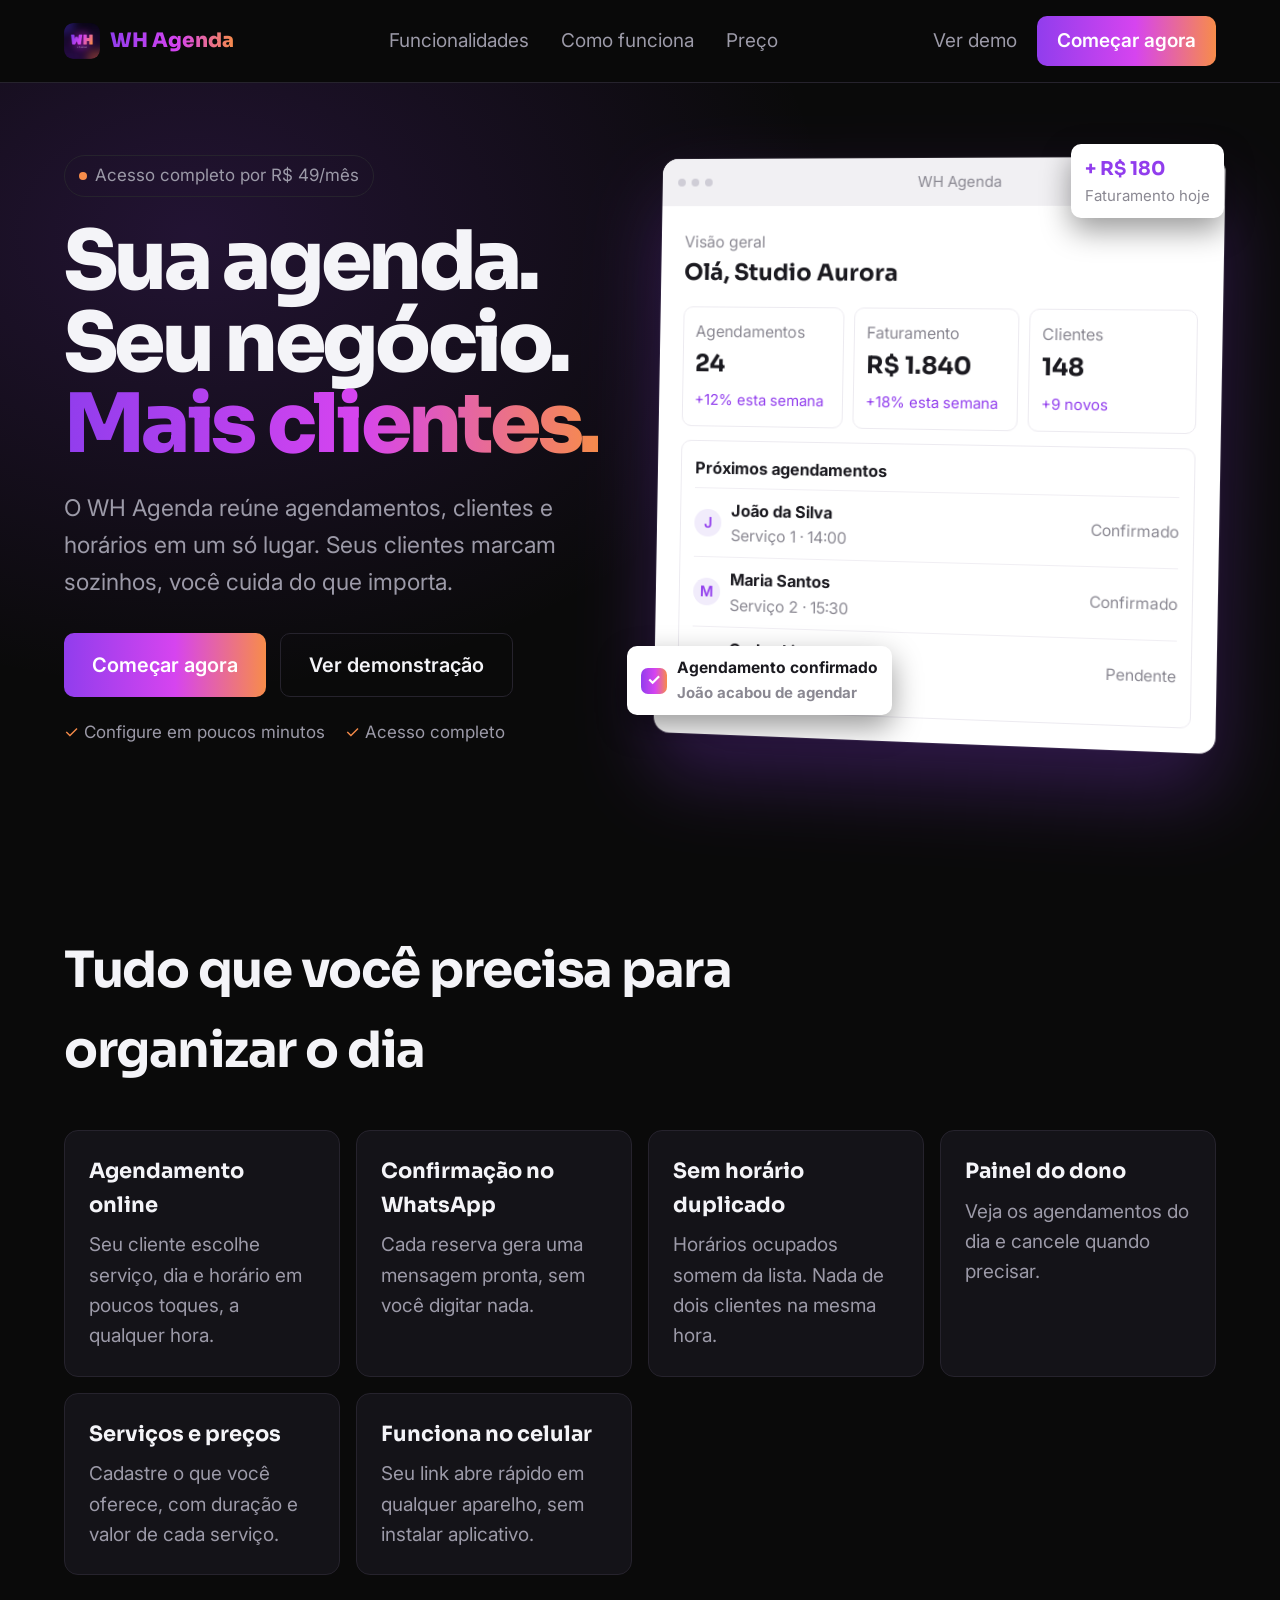
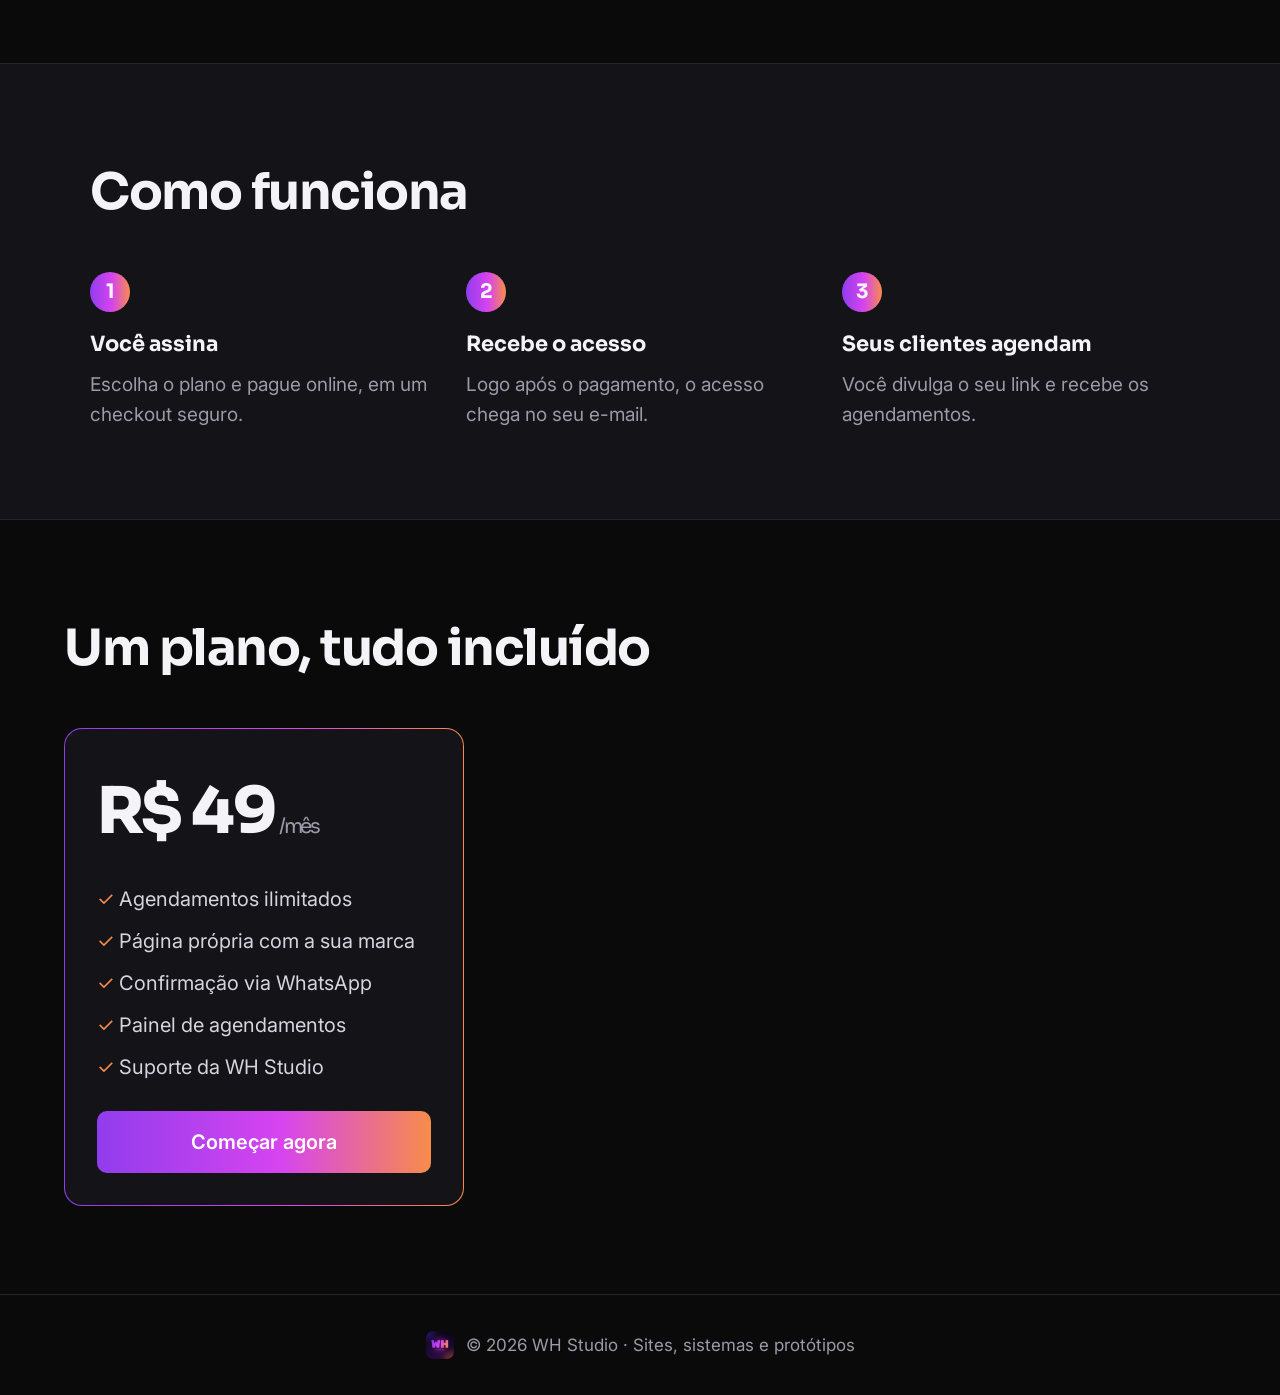
<file: index.html>
<!DOCTYPE html>
<html lang="pt-BR">
<head>
<meta charset="UTF-8">
<meta name="viewport" content="width=device-width, initial-scale=1.0">
<title>WH Agenda — Sua agenda. Seu negócio. Mais clientes.</title>
<meta name="description" content="Sistema de agendamento online para o seu negócio, por WH Studio.">
<link rel="preconnect" href="https://fonts.googleapis.com">
<link rel="preconnect" href="https://fonts.gstatic.com" crossorigin>
<link href="https://fonts.googleapis.com/css2?family=Sora:wght@400;600;800&family=Inter:wght@400;500;600&display=swap" rel="stylesheet">
<link rel="icon" href="logo-icon.png">
<link rel="stylesheet" href="style.css">
</head>
<body>
<header class="top">
  <a class="logo" href="#"><img src="logo-icon.png" alt=""><span>WH Agenda</span></a>
  <nav class="links">
    <a href="#funcionalidades">Funcionalidades</a>
    <a href="#como-funciona">Como funciona</a>
    <a href="#preco">Preço</a>
  </nav>
  <div class="actions">
    <a class="plain" href="agendar.html">Ver demo</a>
    <button class="btn sm" data-open>Começar agora</button>
  </div>
</header>

<main>
  <section class="hero">
    <div class="copy">
      <p class="badge"><i></i>Acesso completo por R$ 49/mês</p>
      <h1>Sua agenda.<br>Seu negócio.<br><em>Mais clientes.</em></h1>
      <p class="lead">O WH Agenda reúne agendamentos, clientes e horários em um só lugar. Seus clientes marcam sozinhos, você cuida do que importa.</p>
      <div class="cta">
        <button class="btn" data-open>Começar agora</button>
        <a class="btn outline" href="agendar.html">Ver demonstração</a>
      </div>
      <p class="checks"><span>✓ Configure em poucos minutos</span><span>✓ Acesso completo</span></p>
    </div>

    <div class="mock" aria-hidden="true">
      <div class="win">
        <div class="bar"><b></b><b></b><b></b><span>WH Agenda</span></div>
        <div class="body">
          <small>Visão geral</small>
          <h3>Olá, Studio Aurora</h3>
          <div class="stats">
            <div><small>Agendamentos</small><strong>24</strong><em>+12% esta semana</em></div>
            <div><small>Faturamento</small><strong>R$ 1.840</strong><em>+18% esta semana</em></div>
            <div><small>Clientes</small><strong>148</strong><em>+9 novos</em></div>
          </div>
          <div class="list">
            <h4>Próximos agendamentos</h4>
            <p><span class="av">J</span><b>João da Silva<small>Serviço 1 · 14:00</small></b><u>Confirmado</u></p>
            <p><span class="av">M</span><b>Maria Santos<small>Serviço 2 · 15:30</small></b><u>Confirmado</u></p>
            <p><span class="av">C</span><b>Carlos Lima<small>Serviço 3 · 17:00</small></b><u>Pendente</u></p>
          </div>
        </div>
      </div>
      <div class="chip c1"><strong>+ R$ 180</strong><small>Faturamento hoje</small></div>
      <div class="chip c2"><span class="ok">✓</span><b>Agendamento confirmado<small>João acabou de agendar</small></b></div>
    </div>
  </section>

  <section id="funcionalidades" class="sec">
    <h2>Tudo que você precisa para organizar o dia</h2>
    <div class="cards">
      <article><h3>Agendamento online</h3><p>Seu cliente escolhe serviço, dia e horário em poucos toques, a qualquer hora.</p></article>
      <article><h3>Confirmação no WhatsApp</h3><p>Cada reserva gera uma mensagem pronta, sem você digitar nada.</p></article>
      <article><h3>Sem horário duplicado</h3><p>Horários ocupados somem da lista. Nada de dois clientes na mesma hora.</p></article>
      <article><h3>Painel do dono</h3><p>Veja os agendamentos do dia e cancele quando precisar.</p></article>
      <article><h3>Serviços e preços</h3><p>Cadastre o que você oferece, com duração e valor de cada serviço.</p></article>
      <article><h3>Funciona no celular</h3><p>Seu link abre rápido em qualquer aparelho, sem instalar aplicativo.</p></article>
    </div>
  </section>

  <section id="como-funciona" class="sec alt">
    <h2>Como funciona</h2>
    <ol class="how">
      <li><b>1</b><h3>Você assina</h3><p>Escolha o plano e pague online, em um checkout seguro.</p></li>
      <li><b>2</b><h3>Recebe o acesso</h3><p>Logo após o pagamento, o acesso chega no seu e-mail.</p></li>
      <li><b>3</b><h3>Seus clientes agendam</h3><p>Você divulga o seu link e recebe os agendamentos.</p></li>
    </ol>
  </section>

  <section id="preco" class="sec">
    <h2>Um plano, tudo incluído</h2>
    <div class="plan">
      <p class="price">R$ 49<small>/mês</small></p>
      <ul>
        <li>✓ Agendamentos ilimitados</li>
        <li>✓ Página própria com a sua marca</li>
        <li>✓ Confirmação via WhatsApp</li>
        <li>✓ Painel de agendamentos</li>
        <li>✓ Suporte da WH Studio</li>
      </ul>
      <button class="btn block" data-open>Começar agora</button>
    </div>
  </section>
</main>

<footer>
  <img src="logo-icon.png" alt="" width="28" height="28">
  <span>© <span id="year"></span> WH Studio · Sites, sistemas e protótipos</span>
</footer>

<script src="script.js"></script>
</body>
</html>
</file>
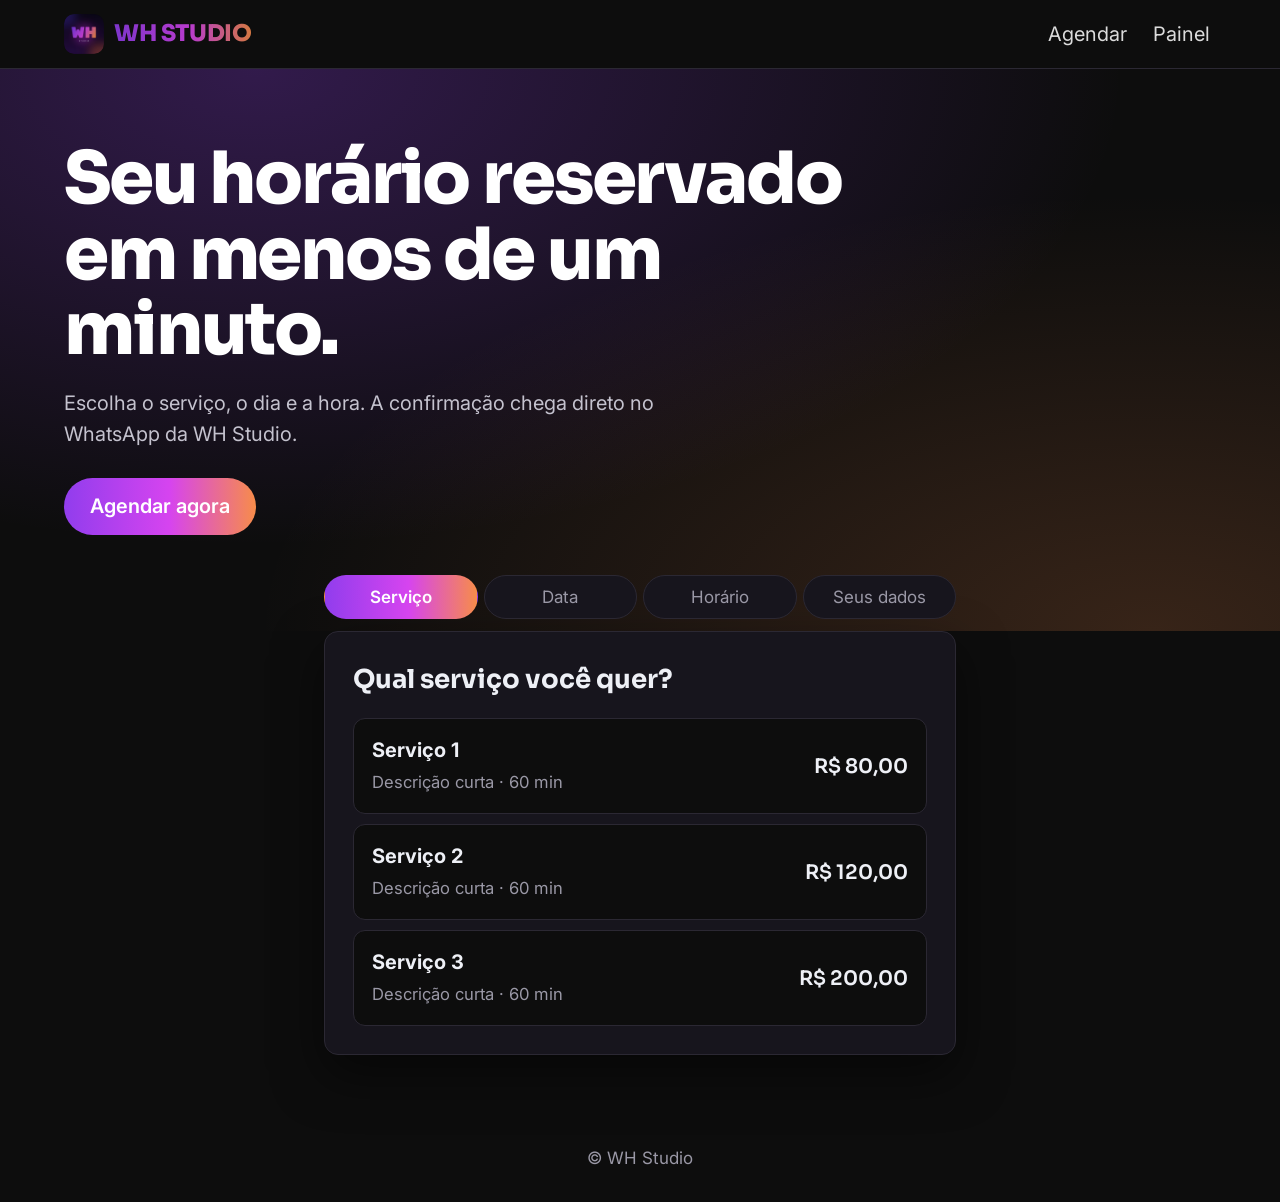
<file: agendar.html>
<!DOCTYPE html>
<html lang="pt-BR">
<head>
<meta charset="UTF-8">
<meta name="viewport" content="width=device-width, initial-scale=1.0">
<title>WH Studio — Agende seu horário</title>
<link rel="preconnect" href="https://fonts.googleapis.com">
<link rel="preconnect" href="https://fonts.gstatic.com" crossorigin>
<link href="https://fonts.googleapis.com/css2?family=Sora:wght@400;600;800&family=Inter:wght@400;500&display=swap" rel="stylesheet">
<link rel="icon" href="logo-icon.png">
<link rel="stylesheet" href="agenda.css">
</head>
<body>
<header class="top">
  <a class="logo" href="index.html"><img src="logo-icon.png" alt="WH Studio"><span>WH STUDIO</span></a>
  <nav>
    <a href="#agendar">Agendar</a>
    <button id="btnAdmin" class="link">Painel</button>
  </nav>
</header>

<main>
  <section class="hero">
    <h1>Seu horário reservado em menos de um minuto.</h1>
    <p>Escolha o serviço, o dia e a hora. A confirmação chega direto no WhatsApp da WH Studio.</p>
    <a class="btn" href="#agendar">Agendar agora</a>
  </section>

  <section id="agendar" class="booking">
    <ol class="steps" id="steps">
      <li class="on">Serviço</li><li>Data</li><li>Horário</li><li>Seus dados</li>
    </ol>

    <div class="panel" data-step="1">
      <h2>Qual serviço você quer?</h2>
      <div class="services" id="services"></div>
    </div>

    <div class="panel" data-step="2" hidden>
      <h2>Escolha o dia</h2>
      <div class="cal">
        <div class="cal-head">
          <button class="icon" id="prev" aria-label="Mês anterior">‹</button>
          <strong id="monthLabel"></strong>
          <button class="icon" id="next" aria-label="Próximo mês">›</button>
        </div>
        <div class="grid week" id="week"></div>
        <div class="grid" id="days"></div>
      </div>
      <button class="ghost back">Voltar</button>
    </div>

    <div class="panel" data-step="3" hidden>
      <h2>Horários disponíveis em <span id="dateLabel"></span></h2>
      <div class="slots" id="slots"></div>
      <button class="ghost back">Voltar</button>
    </div>

    <div class="panel" data-step="4" hidden>
      <h2>Quase lá</h2>
      <div class="resume" id="resume"></div>
      <div class="fields">
        <label>Nome<input id="name" autocomplete="name" placeholder="Seu nome completo"></label>
        <label>WhatsApp<input id="phone" type="tel" autocomplete="tel" placeholder="(79) 90000-0000"></label>
      </div>
      <p class="err" id="err" role="alert"></p>
      <div class="row">
        <button class="ghost back">Voltar</button>
        <button class="btn" id="confirm">Confirmar agendamento</button>
      </div>
    </div>

    <div class="panel done" data-step="5" hidden>
      <h2>Agendamento confirmado</h2>
      <p id="doneText"></p>
      <a class="btn" id="wa" target="_blank" rel="noopener">Enviar confirmação no WhatsApp</a>
      <button class="ghost" id="again">Fazer outro agendamento</button>
    </div>
  </section>
</main>

<dialog id="admin">
  <div class="admin-head"><h2>Agendamentos</h2><button class="icon" id="closeAdmin" aria-label="Fechar">×</button></div>
  <div id="adminLogin">
    <label>Senha do painel<input id="pin" type="password" placeholder="Digite a senha"></label>
    <button class="btn" id="enter">Entrar</button>
  </div>
  <div id="adminList" hidden></div>
</dialog>

<footer>© WH Studio</footer>
<script src="agenda.js"></script>
</body>
</html>
</file>
<file: style.css>
/* ====== CORES DA WH STUDIO ====== */
:root {
  --purple: #913DED;
  --magenta: #D644EF;
  --orange: #F78C4A;
  --grad: linear-gradient(90deg, #913DED, #D644EF 55%, #F78C4A);
  --bg: #0A0A0A;
  --card: #141318;
  --line: #26232D;
  --text: #F4F4F8;
  --muted: #9C9AA8;
  --danger: #FF6B6B;
}

* {
  box-sizing: border-box;
  margin: 0
}

html {
  font-size: 125%;
  scroll-behavior: smooth;
  scroll-padding-top: 80px
}

body {
  font: 1rem/1.6 Inter, system-ui, sans-serif;
  background: var(--bg);
  color: var(--text)
}

h1,
h2,
h3,
.logo,
.price {
  font-family: Sora, sans-serif
}

button {
  font: inherit;
  cursor: pointer
}

a {
  color: inherit
}

:focus-visible {
  outline: 3px solid var(--magenta);
  outline-offset: 2px
}

.top {
  display: flex;
  align-items: center;
  justify-content: space-between;
  gap: 16px;
  padding: 16px 5vw;
  border-bottom: 1px solid var(--line);
  position: sticky;
  top: 0;
  background: rgba(10, 10, 10, .88);
  backdrop-filter: blur(10px);
  z-index: 5
}

.logo {
  display: flex;
  align-items: center;
  gap: 10px;
  font-weight: 800;
  text-decoration: none
}

.logo img {
  width: 36px;
  height: 36px;
  border-radius: 9px
}

.logo span {
  background: var(--grad);
  -webkit-background-clip: text;
  background-clip: text;
  color: transparent
}

.links {
  display: flex;
  gap: 32px
}

.links a,
.plain {
  text-decoration: none;
  color: var(--muted);
  font-size: .95rem
}

.links a:hover,
.plain:hover {
  color: #fff
}

.actions {
  display: flex;
  align-items: center;
  gap: 20px
}

.btn {
  display: inline-flex;
  align-items: center;
  justify-content: center;
  background: var(--grad);
  color: #fff;
  border: 0;
  border-radius: 10px;
  padding: 15px 28px;
  font-weight: 600;
  text-decoration: none;
  transition: filter .15s, transform .15s
}

.btn:hover {
  filter: brightness(1.12);
  transform: translateY(-1px)
}

.btn.sm {
  padding: 10px 20px;
  font-size: .95rem
}

.btn.block {
  width: 100%
}

.btn.outline {
  background: transparent;
  border: 1px solid var(--line);
  color: var(--text)
}

.btn.outline:hover {
  border-color: var(--magenta);
  filter: none
}

.hero {
  display: grid;
  grid-template-columns: 1fr 1.05fr;
  gap: 48px;
  align-items: center;
  padding: 72px 5vw 96px;
  max-width: 1280px;
  margin: 0 auto;
  background: radial-gradient(ellipse 50% 60% at 15% 20%, rgba(145, 61, 237, .18), transparent)
}

.badge {
  display: inline-flex;
  align-items: center;
  gap: 8px;
  border: 1px solid var(--line);
  border-radius: 999px;
  padding: 6px 14px;
  font-size: .85rem;
  color: var(--muted)
}

.badge i {
  width: 8px;
  height: 8px;
  border-radius: 50%;
  background: var(--orange)
}

h1 {
  font-size: clamp(2.6rem, 6.4vw, 4.6rem);
  line-height: 1;
  letter-spacing: -.045em;
  font-weight: 800;
  margin: 24px 0
}

h1 em {
  font-style: normal;
  background: var(--grad);
  -webkit-background-clip: text;
  background-clip: text;
  color: transparent
}

.lead {
  color: var(--muted);
  font-size: 1.15rem;
  max-width: 46ch;
  margin-bottom: 32px
}

.cta {
  display: flex;
  gap: 14px;
  flex-wrap: wrap
}

.checks {
  display: flex;
  gap: 20px;
  flex-wrap: wrap;
  margin-top: 22px;
  color: var(--muted);
  font-size: .85rem
}

.checks span::first-letter {
  color: var(--orange)
}

/* mockup */
.mock {
  position: relative
}

.win {
  background: #fff;
  color: #1b1a20;
  border-radius: 16px;
  overflow: hidden;
  transform: perspective(1400px) rotateY(-6deg) rotateZ(1deg);
  box-shadow: 0 40px 80px rgba(145, 61, 237, .28), 0 0 0 1px rgba(255, 255, 255, .08)
}

.bar {
  display: flex;
  align-items: center;
  gap: 6px;
  background: #F1F0F3;
  padding: 12px 16px
}

.bar b {
  width: 8px;
  height: 8px;
  border-radius: 50%;
  background: #CFCDD6
}

.bar span {
  margin: 0 auto;
  font-size: .75rem;
  color: #8a8892
}

.body {
  padding: 24px
}

.body small {
  color: #8a8892;
  font-size: .8rem;
  display: block
}

.body h3 {
  font-size: 1.15rem;
  margin-bottom: 16px
}

.stats {
  display: grid;
  grid-template-columns: repeat(3, 1fr);
  gap: 10px
}

.stats div {
  border: 1px solid #ECEAF0;
  border-radius: 10px;
  padding: 12px
}

.stats strong {
  display: block;
  font-family: Sora;
  font-size: 1.2rem
}

.stats em {
  font-style: normal;
  font-size: .75rem;
  color: #913DED
}

.list {
  margin-top: 14px;
  border: 1px solid #ECEAF0;
  border-radius: 10px;
  padding: 14px
}

.list h4 {
  font-size: .82rem;
  margin-bottom: 6px
}

.list p {
  display: flex;
  align-items: center;
  gap: 10px;
  padding: 9px 0;
  border-top: 1px solid #F0EEF3
}

.list b {
  flex: 1;
  font-size: .82rem
}

.list b small {
  font-weight: 400
}

.list u {
  text-decoration: none;
  font-size: .78rem;
  color: #8a8892
}

.av {
  width: 28px;
  height: 28px;
  border-radius: 50%;
  background: #F1ECFB;
  color: #913DED;
  display: grid;
  place-items: center;
  font-size: .75rem;
  font-weight: 600
}

.chip {
  position: absolute;
  background: #fff;
  color: #1b1a20;
  border-radius: 10px;
  padding: 10px 14px;
  box-shadow: 0 12px 30px rgba(0, 0, 0, .4);
  font-size: .78rem
}

.chip small {
  display: block;
  color: #8a8892;
  font-size: .75rem
}

.c1 {
  top: -14px;
  right: -8px
}

.c1 strong {
  font-family: Sora;
  color: #913DED;
  font-size: .95rem
}

.c2 {
  bottom: 28px;
  left: -24px;
  display: flex;
  gap: 10px;
  align-items: center
}

.c2 b {
  font-size: .78rem
}

.ok {
  width: 26px;
  height: 26px;
  border-radius: 7px;
  background: var(--grad);
  color: #fff;
  display: grid;
  place-items: center;
  font-weight: 700
}

/* seções */
.sec {
  padding: 88px 5vw;
  max-width: 1280px;
  margin: 0 auto
}

.sec.alt {
  max-width: none;
  background: var(--card);
  border-block: 1px solid var(--line)
}

.sec.alt>* {
  max-width: 1100px;
  margin-inline: auto
}

.sec h2 {
  font-size: clamp(1.7rem, 4vw, 2.5rem);
  letter-spacing: -.03em;
  margin-bottom: 40px;
  max-width: 20ch
}

.cards {
  display: grid;
  grid-template-columns: repeat(auto-fit, minmax(260px, 1fr));
  gap: 16px
}

.cards article {
  background: var(--card);
  border: 1px solid var(--line);
  border-radius: 14px;
  padding: 24px
}

.cards h3,
.how h3 {
  font-size: 1.05rem;
  margin-bottom: 8px
}

.cards p,
.how p {
  color: var(--muted);
  font-size: .95rem
}

.how {
  list-style: none;
  padding: 0;
  display: grid;
  grid-template-columns: repeat(auto-fit, minmax(240px, 1fr));
  gap: 28px
}

.how b {
  display: grid;
  place-items: center;
  width: 40px;
  height: 40px;
  border-radius: 50%;
  background: var(--grad);
  font-family: Sora;
  margin-bottom: 16px
}

.plan {
  max-width: 400px;
  background: var(--card);
  border: 1px solid transparent;
  border-radius: 18px;
  padding: 32px;
  background: linear-gradient(var(--card), var(--card)) padding-box, var(--grad) border-box
}

.price {
  font-size: 3.2rem;
  font-weight: 800;
  letter-spacing: -.04em
}

.price small {
  font-size: 1rem;
  font-weight: 400;
  color: var(--muted);
  margin-left: 4px
}

.plan ul {
  list-style: none;
  padding: 0;
  margin: 20px 0 28px;
  display: grid;
  gap: 10px;
  color: #D6D4DE
}

.plan li::first-letter {
  color: var(--orange)
}

footer {
  display: flex;
  align-items: center;
  justify-content: center;
  gap: 12px;
  padding: 36px 5vw;
  border-top: 1px solid var(--line);
  color: var(--muted);
  font-size: .85rem
}

footer img {
  border-radius: 7px
}

dialog {
  background: var(--card);
  color: var(--text);
  border: 1px solid var(--line);
  border-radius: 16px;
  padding: 28px;
  width: min(440px, 92vw)
}

dialog::backdrop {
  background: rgba(0, 0, 0, .75)
}

dialog[open] {
  display: grid;
  gap: 14px
}

.dh {
  display: flex;
  justify-content: space-between;
  align-items: center
}

.dh h2 {
  font-size: 1.25rem
}

.x {
  background: none;
  border: 1px solid var(--line);
  border-radius: 50%;
  width: 36px;
  height: 36px;
  color: var(--text);
  font-size: 1.2rem
}

.sub {
  color: var(--muted);
  font-size: .92rem
}

label {
  display: grid;
  gap: 6px;
  font-size: .9rem;
  font-weight: 500
}

input {
  font: inherit;
  padding: 12px 14px;
  border: 1px solid var(--line);
  border-radius: 10px;
  background: var(--bg);
  color: var(--text)
}

input:focus {
  outline: none;
  border-color: var(--magenta);
  box-shadow: 0 0 0 3px rgba(214, 68, 239, .25)
}

.err {
  color: var(--danger);
  font-size: .88rem;
  min-height: 1.2em
}

@media(max-width:900px) {
  .hero {
    grid-template-columns: 1fr;
    padding-top: 48px
  }

  .links {
    display: none
  }

  .c2 {
    left: 0
  }

  .c1 {
    right: 0
  }

  .win {
    transform: none
  }
}

@media(max-width:520px) {
  .plain {
    display: none
  }
}

@media(prefers-reduced-motion:reduce) {
  * {
    transition: none !important;
    scroll-behavior: auto !important
  }
}

@media(max-width:520px) {
  html {
    font-size: 112.5%
  }
}
</file>
<file: agenda.css>
/* ====== CORES DA WH STUDIO — troque aqui ====== */
:root {
  --purple: #913DED;
  /* roxo da logo */
  --magenta: #D644EF;
  /* magenta da logo */
  --orange: #F78C4A;
  /* laranja da logo */
  --grad: linear-gradient(90deg, #913DED, #D644EF 55%, #F78C4A);
  --brand: #D644EF;
  --ink: #0D0D0D;
  /* fundo principal */
  --paper: #17151D;
  /* cards */
  --bg: #0D0D0D;
  --text: #EEF0F6;
  --muted: #9A98A6;
  --line: #2B2833;
  --danger: #FF6B6B;
  --radius: 14px;
}

* {
  box-sizing: border-box;
  margin: 0
}

html {
  font-size: 125%
}

body {
  font: 1rem/1.55 Inter, system-ui, sans-serif;
  background: var(--bg);
  color: var(--text)
}

h1,
h2,
.logo {
  font-family: Sora, sans-serif
}

button {
  font: inherit;
  cursor: pointer
}

:focus-visible {
  outline: 3px solid var(--magenta);
  outline-offset: 2px
}

.top {
  display: flex;
  justify-content: space-between;
  align-items: center;
  padding: 14px 5vw;
  border-bottom: 1px solid var(--line);
  color: #fff
}

.logo {
  display: flex;
  align-items: center;
  gap: 10px;
  font-weight: 800;
  font-size: 1.15rem;
  text-decoration: none;
  letter-spacing: -.01em
}

.logo img {
  width: 40px;
  height: 40px;
  border-radius: 10px
}

.logo span {
  background: var(--grad);
  -webkit-background-clip: text;
  background-clip: text;
  color: transparent
}

.top nav {
  display: flex;
  gap: 20px;
  align-items: center
}

.top a,
.link {
  color: #fff;
  text-decoration: none;
  background: none;
  border: 0;
  opacity: .85
}

.top a:hover,
.link:hover {
  opacity: 1;
  color: var(--orange)
}

.hero {
  background: radial-gradient(ellipse at 20% 0%, rgba(145, 61, 237, .28), transparent 60%), radial-gradient(ellipse at 90% 100%, rgba(247, 140, 74, .18), transparent 55%);
  color: #fff;
  padding: 72px 5vw 96px
}

.hero h1 {
  font-size: clamp(2rem, 6vw, 3.6rem);
  line-height: 1.05;
  max-width: 16ch;
  font-weight: 800;
  letter-spacing: -.03em
}

.hero p {
  margin: 20px 0 28px;
  max-width: 46ch;
  color: #C4C2CE
}

.btn {
  display: inline-block;
  background: var(--grad);
  color: #fff;
  border: 0;
  border-radius: 999px;
  padding: 13px 26px;
  font-weight: 600;
  text-decoration: none;
  transition: filter .15s, transform .15s
}

.btn:hover {
  filter: brightness(1.12);
  transform: translateY(-1px)
}

.ghost {
  background: none;
  border: 1px solid var(--line);
  border-radius: 999px;
  padding: 11px 22px;
  color: var(--text)
}

.ghost:hover {
  border-color: var(--magenta)
}

.icon {
  background: none;
  color: var(--text);
  border: 1px solid var(--line);
  border-radius: 50%;
  width: 38px;
  height: 38px;
  font-size: 1.2rem
}

.icon:hover {
  border-color: var(--magenta)
}

.booking {
  max-width: 760px;
  margin: -56px auto 60px;
  padding: 0 5vw
}

.steps {
  list-style: none;
  display: flex;
  gap: 6px;
  padding: 0;
  margin-bottom: 12px
}

.steps li {
  flex: 1;
  text-align: center;
  font-size: .85rem;
  padding: 8px 4px;
  border-radius: 999px;
  background: var(--paper);
  color: var(--muted);
  border: 1px solid var(--line)
}

.steps li.on {
  background: var(--grad);
  color: #fff;
  border-color: transparent;
  font-weight: 600
}

.steps li.ok {
  color: var(--text)
}

.panel {
  background: var(--paper);
  border: 1px solid var(--line);
  border-radius: var(--radius);
  padding: 28px;
  box-shadow: 0 20px 50px rgba(0, 0, 0, .5)
}

.panel[hidden] {
  display: none
}

.panel h2 {
  font-size: 1.3rem;
  margin-bottom: 18px
}

.panel .back {
  margin-top: 20px
}

.services {
  display: grid;
  gap: 10px
}

.svc {
  display: flex;
  justify-content: space-between;
  align-items: center;
  text-align: left;
  width: 100%;
  padding: 16px 18px;
  border: 1px solid var(--line);
  border-radius: 12px;
  background: var(--bg);
  color: var(--text)
}

.svc:hover {
  border-color: var(--magenta);
  background: #1F1A29
}

.svc b {
  display: block
}

.svc small {
  color: var(--muted)
}

.svc .price {
  font-family: Sora;
  font-weight: 600
}

.cal-head {
  display: flex;
  justify-content: space-between;
  align-items: center;
  margin-bottom: 12px;
  text-transform: capitalize
}

.grid {
  display: grid;
  grid-template-columns: repeat(7, 1fr);
  gap: 6px
}

.week {
  margin-bottom: 6px;
  text-align: center;
  color: var(--muted);
  font-size: .88rem
}

.day {
  aspect-ratio: 1;
  border: 1px solid var(--line);
  border-radius: 10px;
  background: var(--bg);
  color: var(--text);
  font-weight: 500
}

.day:hover:not(:disabled) {
  background: var(--grad);
  border-color: transparent;
  color: #fff
}

.day:disabled {
  opacity: .3;
  cursor: not-allowed;
  background: transparent;
  border-color: transparent
}

.day.today {
  border-color: var(--orange)
}

.blank {
  visibility: hidden
}

.slots {
  display: grid;
  grid-template-columns: repeat(auto-fill, minmax(90px, 1fr));
  gap: 10px
}

.slot {
  padding: 12px;
  border: 1px solid var(--line);
  border-radius: 10px;
  background: var(--bg);
  color: var(--text);
  font-weight: 500
}

.slot:hover:not(:disabled) {
  background: var(--grad);
  border-color: transparent;
  color: #fff
}

.slot:disabled {
  text-decoration: line-through;
  color: var(--muted);
  opacity: .5;
  cursor: not-allowed
}

.resume {
  background: var(--bg);
  border-left: 4px solid var(--magenta);
  border-radius: 8px;
  padding: 14px 16px;
  margin-bottom: 18px
}

.fields {
  display: grid;
  gap: 14px
}

label {
  display: grid;
  gap: 6px;
  font-weight: 500;
  font-size: .92rem
}

input {
  font: inherit;
  padding: 12px 14px;
  border: 1px solid var(--line);
  border-radius: 10px;
  background: var(--bg);
  color: var(--text)
}

input:focus {
  border-color: var(--magenta);
  outline: none;
  box-shadow: 0 0 0 3px rgba(214, 68, 239, .25)
}

.err {
  color: var(--danger);
  min-height: 1.4em;
  margin-top: 8px;
  font-size: .9rem
}

.row {
  display: flex;
  gap: 12px;
  justify-content: space-between;
  flex-wrap: wrap;
  margin-top: 8px
}

.row .back {
  margin-top: 0
}

.done {
  text-align: center
}

.done p {
  margin-bottom: 20px
}

.done .ghost {
  display: block;
  margin: 14px auto 0
}

dialog {
  background: var(--paper);
  color: var(--text);
  border: 1px solid var(--line);
  border-radius: var(--radius);
  padding: 24px;
  width: min(560px, 92vw);
  max-height: 80vh;
  overflow: auto
}

dialog::backdrop {
  background: rgba(0, 0, 0, .75)
}

.admin-head {
  display: flex;
  justify-content: space-between;
  align-items: center;
  margin-bottom: 16px
}

#adminLogin {
  display: grid;
  gap: 12px
}

.item {
  display: flex;
  justify-content: space-between;
  gap: 12px;
  align-items: center;
  padding: 12px 0;
  border-bottom: 1px solid var(--line)
}

.item small {
  color: var(--muted);
  display: block
}

.item button {
  background: none;
  border: 1px solid var(--danger);
  color: var(--danger);
  border-radius: 8px;
  padding: 6px 10px
}

.empty {
  color: var(--muted)
}

footer {
  text-align: center;
  padding: 30px;
  color: var(--muted);
  font-size: .85rem
}

@media(max-width:520px) {
  .panel {
    padding: 20px
  }

  .hero {
    padding-top: 48px
  }
}

@media(prefers-reduced-motion:reduce) {
  * {
    transition: none !important
  }
}

@media(max-width:520px) {
  html {
    font-size: 112.5%
  }
}
</file>
